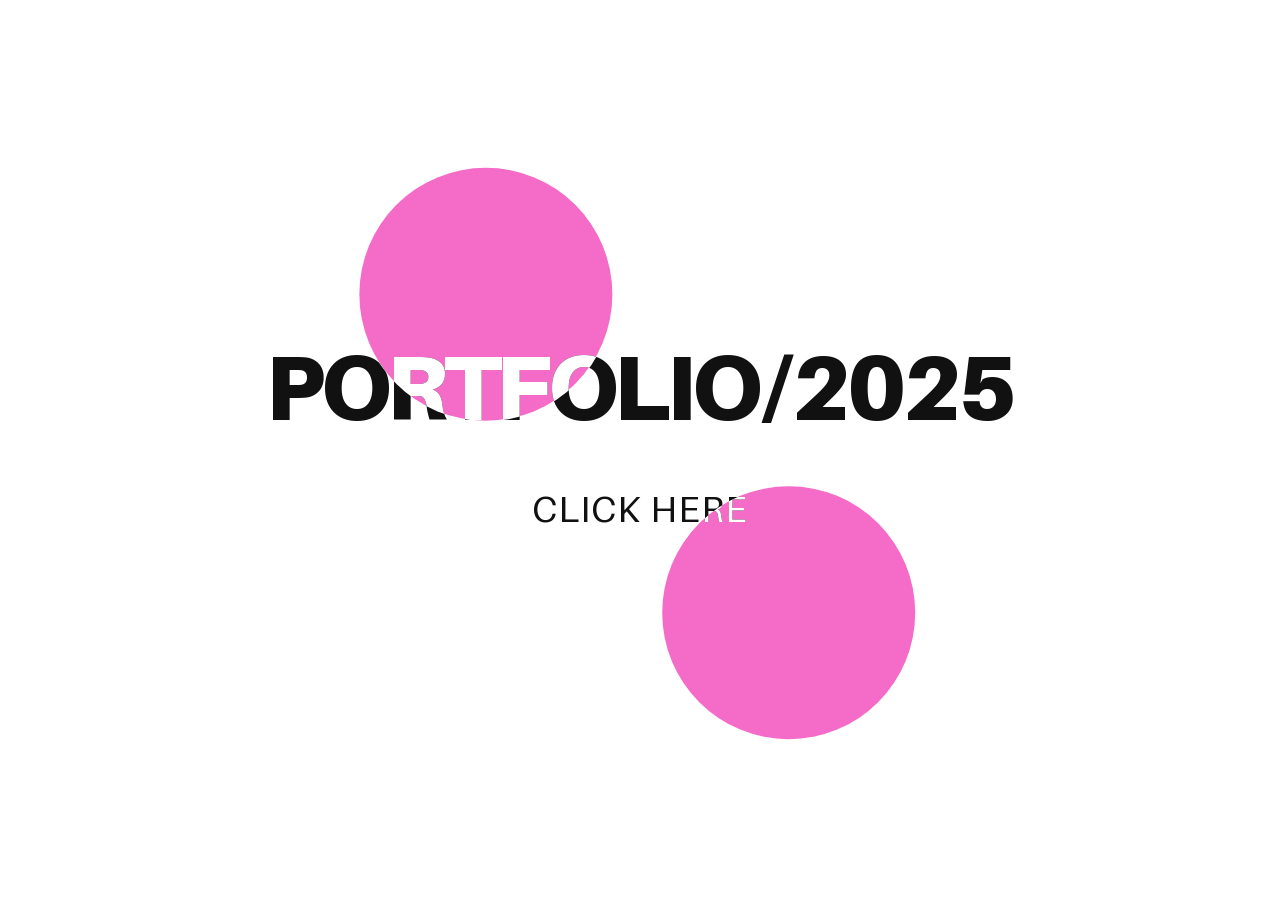
<file: index.html>
<!doctype html>
<html lang="de">
<head>
  <meta charset="utf-8" />
  <meta name="viewport" content="width=device-width, initial-scale=1" />
  <title>Charly Krüger — Portfolio</title>
  <link rel="stylesheet" href="style.css" />
</head>
<body class="landing">
  <!-- Sidebar bleibt für andere Seiten bestehen, ist hier aber ausgeblendet -->
  <aside class="sidebar">
    <h1 class="brand"><span>CHARLY</span><span>KRÜGER</span></h1>
    <nav class="nav">
      <a href="01_free_projects.html" class="active" aria-current="page">01 FREE PROJECTS</a>
      <a href="02_people.html">02 PEOPLE</a>
      <a href="03_fashion.html">03 FASHION</a>
      <a href="04_events.html">04 EVENT</a>
      <a href="05_ongoing_projects.html">05 ONGOING PROJECTS</a>
      <a href="about.html" style="margin-top:14px;">ABOUT</a>
      <a href="mailto:Charlotte.krueger@gmx.de">CONTACT</a>
    </nav>
  </aside>

<main class="content">
  <section class="hero" aria-label="Intro">
    <svg class="xr" xmlns="http://www.w3.org/2000/svg" aria-hidden="false">
      <defs>
        <!-- X-Ray Maske: Viewport in Pixel + ZWEI Kreise -->
        <mask id="xrMask" maskUnits="userSpaceOnUse" maskContentUnits="userSpaceOnUse" style="mask-type:luminance">
          <rect id="xrRect" fill="black" x="0" y="0" width="0" height="0"></rect>
          <circle id="xrCircle1" fill="white" cx="0" cy="0" r="0"></circle>
          <circle id="xrCircle2" fill="white" cx="0" cy="0" r="0"></circle>
        </mask>
      </defs>

      <!-- Titel weiter oben; X-Ray wirkt -->
    <text class="xr-text xr-title xr-base"  x="50%" y="44%" dominant-baseline="middle" text-anchor="middle">
      PORTFOLIO&#8239;/&#8239;2025
        </text>
    <text class="xr-text xr-title xr-white" x="50%" y="44%" dominant-baseline="middle" text-anchor="middle" mask="url(#xrMask)">
      PORTFOLIO&#8239;/&#8239;2025
    </text>

      <!-- CLICK HERE darunter, X-Ray wirkt ebenfalls -->
    <a class="click-link" href="01_free_projects.html">
      <text class="xr-text xr-click xr-base"  x="50%" y="58%" text-anchor="middle">CLICK HERE</text>
      <text class="xr-text xr-click xr-white" x="50%" y="58%" text-anchor="middle" mask="url(#xrMask)">CLICK HERE</text>
    </a>
    </svg>

    <!-- ZWEI Bälle -->
    <div class="ball" id="ball1" aria-hidden="true"></div>
    <div class="ball" id="ball2" aria-hidden="true"></div>
  </section>
</main>

  <script src="script.js"></script>
</body>
</html>
</file>
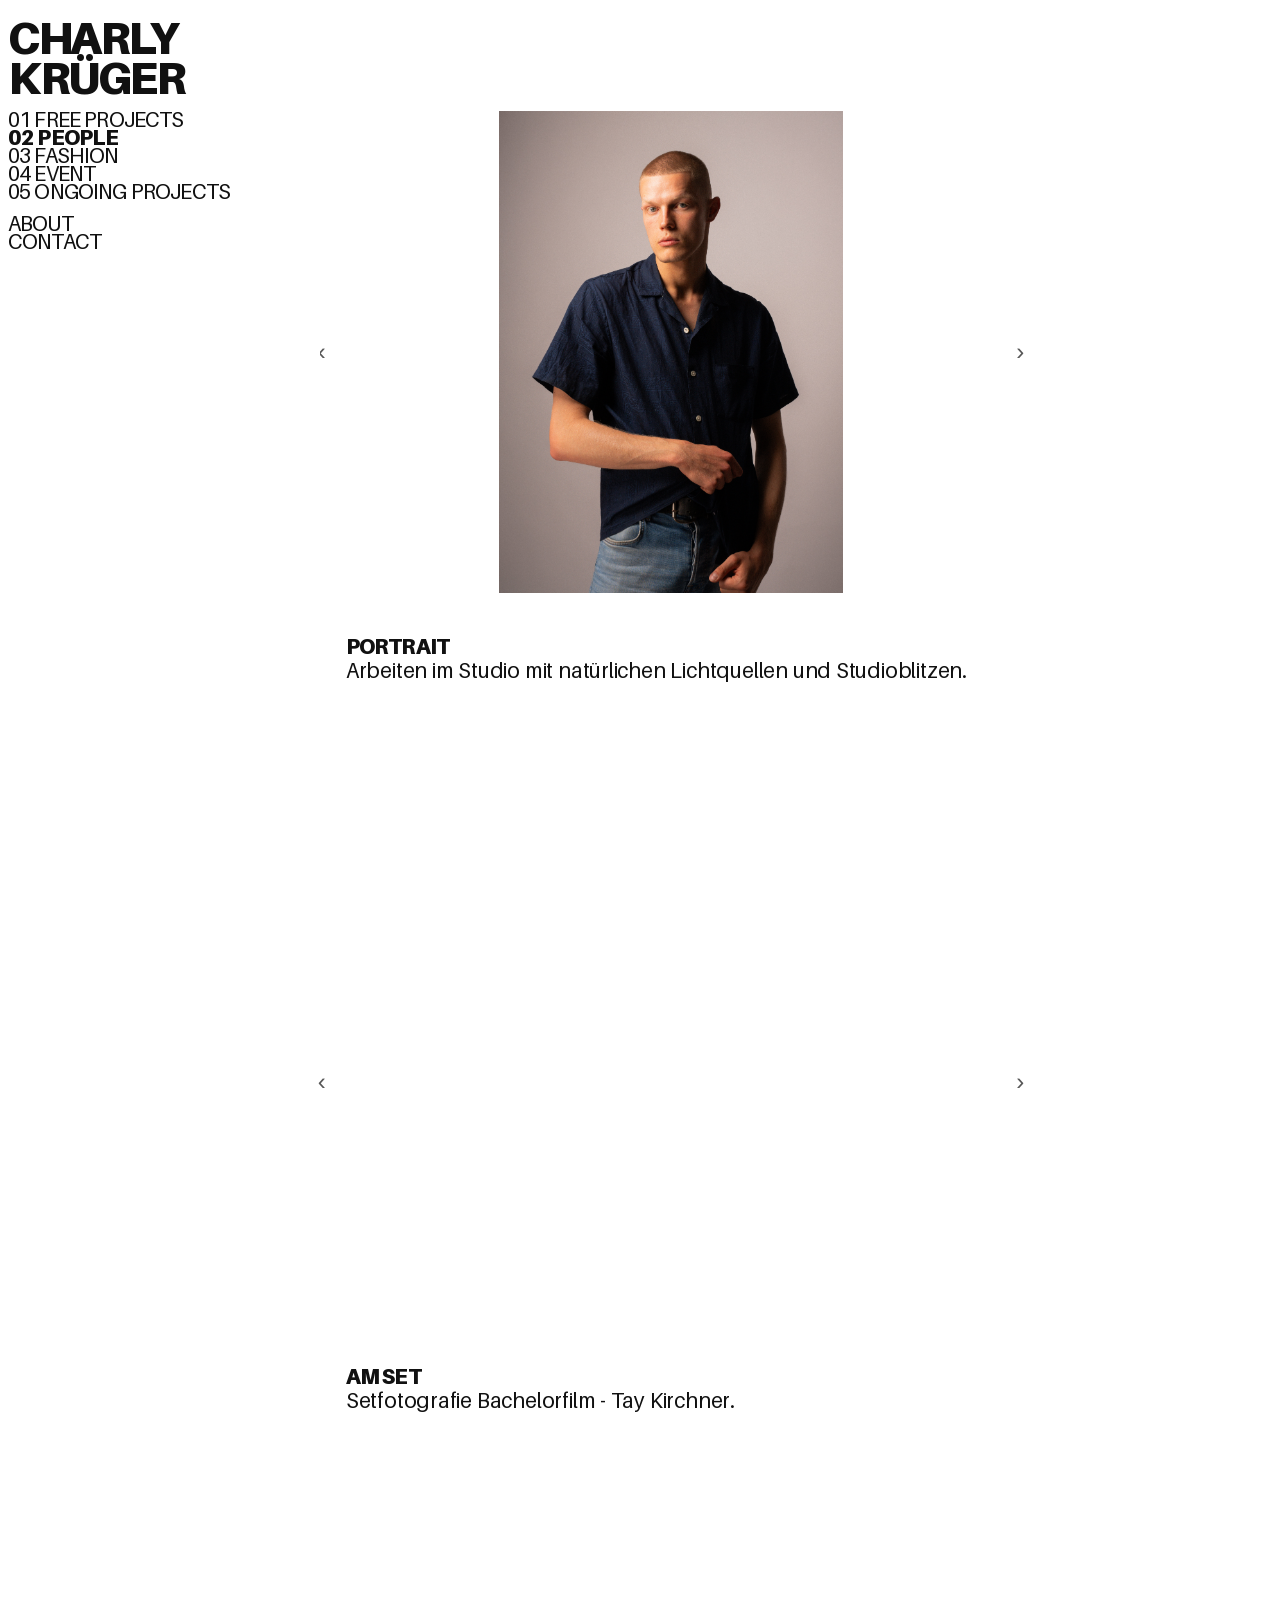
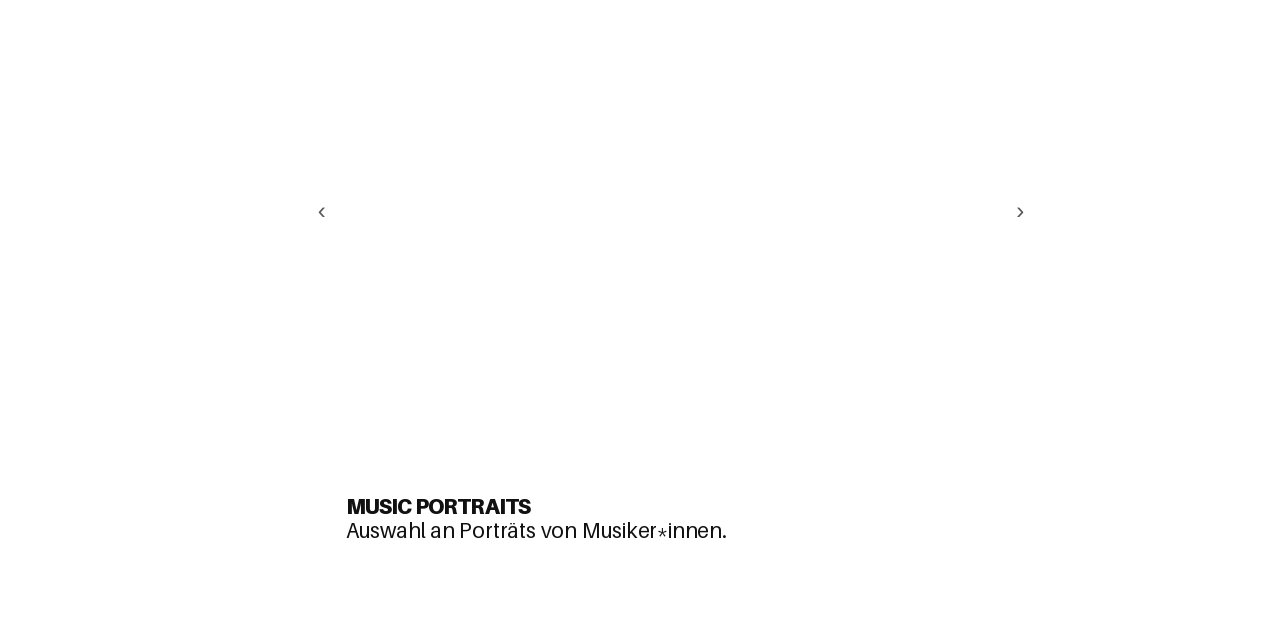
<file: 02_people.html>
<!doctype html>
<html lang="de">
<head>
  <meta charset="utf-8">
  <meta name="viewport" content="width=device-width, initial-scale=1">
  <title>02 People — Charly Krüger</title>
  <link rel="stylesheet" href="style.css">

  <!-- Preload: erstes Bild der Hero-Galerie -->
  <link rel="preload" as="image" href="./image/people/portrait/p1.jpg" imagesizes="100vw">

  <!-- Optional: kleiner Blur, bis das Bild geladen ist -->
  <style>
    img.lazy { filter: blur(14px); transform: translateZ(0); transition: filter .25s ease; }
    img.is-loaded { filter: none; }
  </style>
</head>
<body class="page-people">
  <aside class="sidebar">
    <h1 class="brand">
      <a href="index.html" aria-label="Zur Startseite">
        <span>CHARLY</span><span>KRÜGER</span>
      </a>
    </h1>
    <nav class="nav">
      <a href="01_free_projects.html">01 FREE PROJECTS</a>
      <a href="02_people.html" class="active" aria-current="page">02 PEOPLE</a>
      <a href="03_fashion.html">03 FASHION</a>
      <a href="04_events.html">04 EVENT</a>
      <a href="05_ongoing_projects.html">05 ONGOING PROJECTS</a>
      <a href="about.html" style="margin-top:14px;">ABOUT</a>
      <a href="mailto:Charlotte.krueger@gmx.de">CONTACT</a>
    </nav>
  </aside>

  <main class="content">
    <!-- ========== Abschnitt 1: PORTRAIT (Hero) ========== -->
    <section class="media project-hero">
      <div class="slider" data-fit="contain">
        <div class="slides">
          <!-- Hero bleibt eager/high -->
          <figure class="slide"><img src="./image/people/portrait/p1.jpg" alt="Portrait 1" loading="eager" fetchpriority="high" decoding="async"></figure>

          <!-- ab hier Lazy via data-src + 1x1-Placeholder -->
          <figure class="slide"><img data-src="./image/people/portrait/p2.jpg" alt="Portrait 2" loading="lazy" decoding="async" fetchpriority="low" class="lazy" src="[data-uri]"></figure>
          <figure class="slide"><img data-src="./image/people/portrait/p3.jpg" alt="Portrait 3" loading="lazy" decoding="async" fetchpriority="low" class="lazy" src="[data-uri]"></figure>
          <figure class="slide"><img data-src="./image/people/portrait/p4.jpg" alt="Portrait 4" loading="lazy" decoding="async" fetchpriority="low" class="lazy" src="[data-uri]"></figure>
          <figure class="slide"><img data-src="./image/people/portrait/p5.jpg" alt="Portrait 5" loading="lazy" decoding="async" fetchpriority="low" class="lazy" src="[data-uri]"></figure>
          <figure class="slide"><img data-src="./image/people/portrait/p6.jpg" alt="Portrait 6" loading="lazy" decoding="async" fetchpriority="low" class="lazy" src="[data-uri]"></figure>
          <figure class="slide"><img data-src="./image/people/portrait/p7.jpg" alt="Portrait 7" loading="lazy" decoding="async" fetchpriority="low" class="lazy" src="[data-uri]"></figure>
          <figure class="slide"><img data-src="./image/people/portrait/p8.jpg" alt="Portrait 8" loading="lazy" decoding="async" fetchpriority="low" class="lazy" src="[data-uri]"></figure>
        </div>
      </div>
    </section>

    <section class="media">
      <h3 class="caption-title">PORTRAIT</h3>
      <p class="prose">Arbeiten im Studio mit natürlichen Lichtquellen und Studioblitzen.</p>
    </section>

    <!-- ========== Abschnitt 2: AM SET ========== -->
    <section class="media">
      <div class="slider" data-fit="contain">
        <div class="slides">
          <figure class="slide"><img data-src="./image/people/amset/a1.jpg" alt="Am Set 1" loading="lazy" decoding="async" fetchpriority="low" class="lazy" src="[data-uri]"></figure>
          <figure class="slide"><img data-src="./image/people/amset/a2.jpg" alt="Am Set 2" loading="lazy" decoding="async" fetchpriority="low" class="lazy" src="[data-uri]"></figure>
          <figure class="slide"><img data-src="./image/people/amset/a3.jpg" alt="Am Set 3" loading="lazy" decoding="async" fetchpriority="low" class="lazy" src="[data-uri]"></figure>
          <figure class="slide"><img data-src="./image/people/amset/a4.jpg" alt="Am Set 4" loading="lazy" decoding="async" fetchpriority="low" class="lazy" src="[data-uri]"></figure>
          <figure class="slide"><img data-src="./image/people/amset/a5.jpg" alt="Am Set 5" loading="lazy" decoding="async" fetchpriority="low" class="lazy" src="[data-uri]"></figure>
          <figure class="slide"><img data-src="./image/people/amset/a6.jpg" alt="Am Set 6" loading="lazy" decoding="async" fetchpriority="low" class="lazy" src="[data-uri]"></figure>
          <figure class="slide"><img data-src="./image/people/amset/a7.jpg" alt="Am Set 7" loading="lazy" decoding="async" fetchpriority="low" class="lazy" src="[data-uri]"></figure>
          <figure class="slide"><img data-src="./image/people/amset/a8.jpg" alt="Am Set 8" loading="lazy" decoding="async" fetchpriority="low" class="lazy" src="[data-uri]"></figure>
        </div>
      </div>
    </section>

    <section class="media">
      <h3 class="caption-title">AM SET</h3>
      <p class="prose">Setfotografie Bachelorfilm - Tay Kirchner.</p>
    </section>

    <!-- ========== Abschnitt 3: MUSIC PORTRAITS (NEU) ========== -->
    <section class="media">
      <div class="slider" data-fit="contain">
        <div class="slides">
          <figure class="slide"><img data-src="./image/people/music1.jpg" alt="Music Portrait 1" loading="lazy" decoding="async" fetchpriority="low" class="lazy" src="[data-uri]"></figure>
          <figure class="slide"><img data-src="./image/people/music2.jpg" alt="Music Portrait 2" loading="lazy" decoding="async" fetchpriority="low" class="lazy" src="[data-uri]"></figure>
          <figure class="slide"><img data-src="./image/people/music3.jpg" alt="Music Portrait 3" loading="lazy" decoding="async" fetchpriority="low" class="lazy" src="[data-uri]"></figure>
          <figure class="slide"><img data-src="./image/people/music4.jpg" alt="Music Portrait 4" loading="lazy" decoding="async" fetchpriority="low" class="lazy" src="[data-uri]"></figure>
          <figure class="slide"><img data-src="./image/people/music5.jpg" alt="Music Portrait 5" loading="lazy" decoding="async" fetchpriority="low" class="lazy" src="[data-uri]"></figure>
        </div>
      </div>
    </section>

    <section class="media">
      <h3 class="caption-title">MUSIC PORTRAITS</h3>
      <p class="prose">Auswahl an Porträts von Musiker*innen.</p>
    </section>
  </main>

  <script src="script.js"></script>
</body>
</html>
</file>
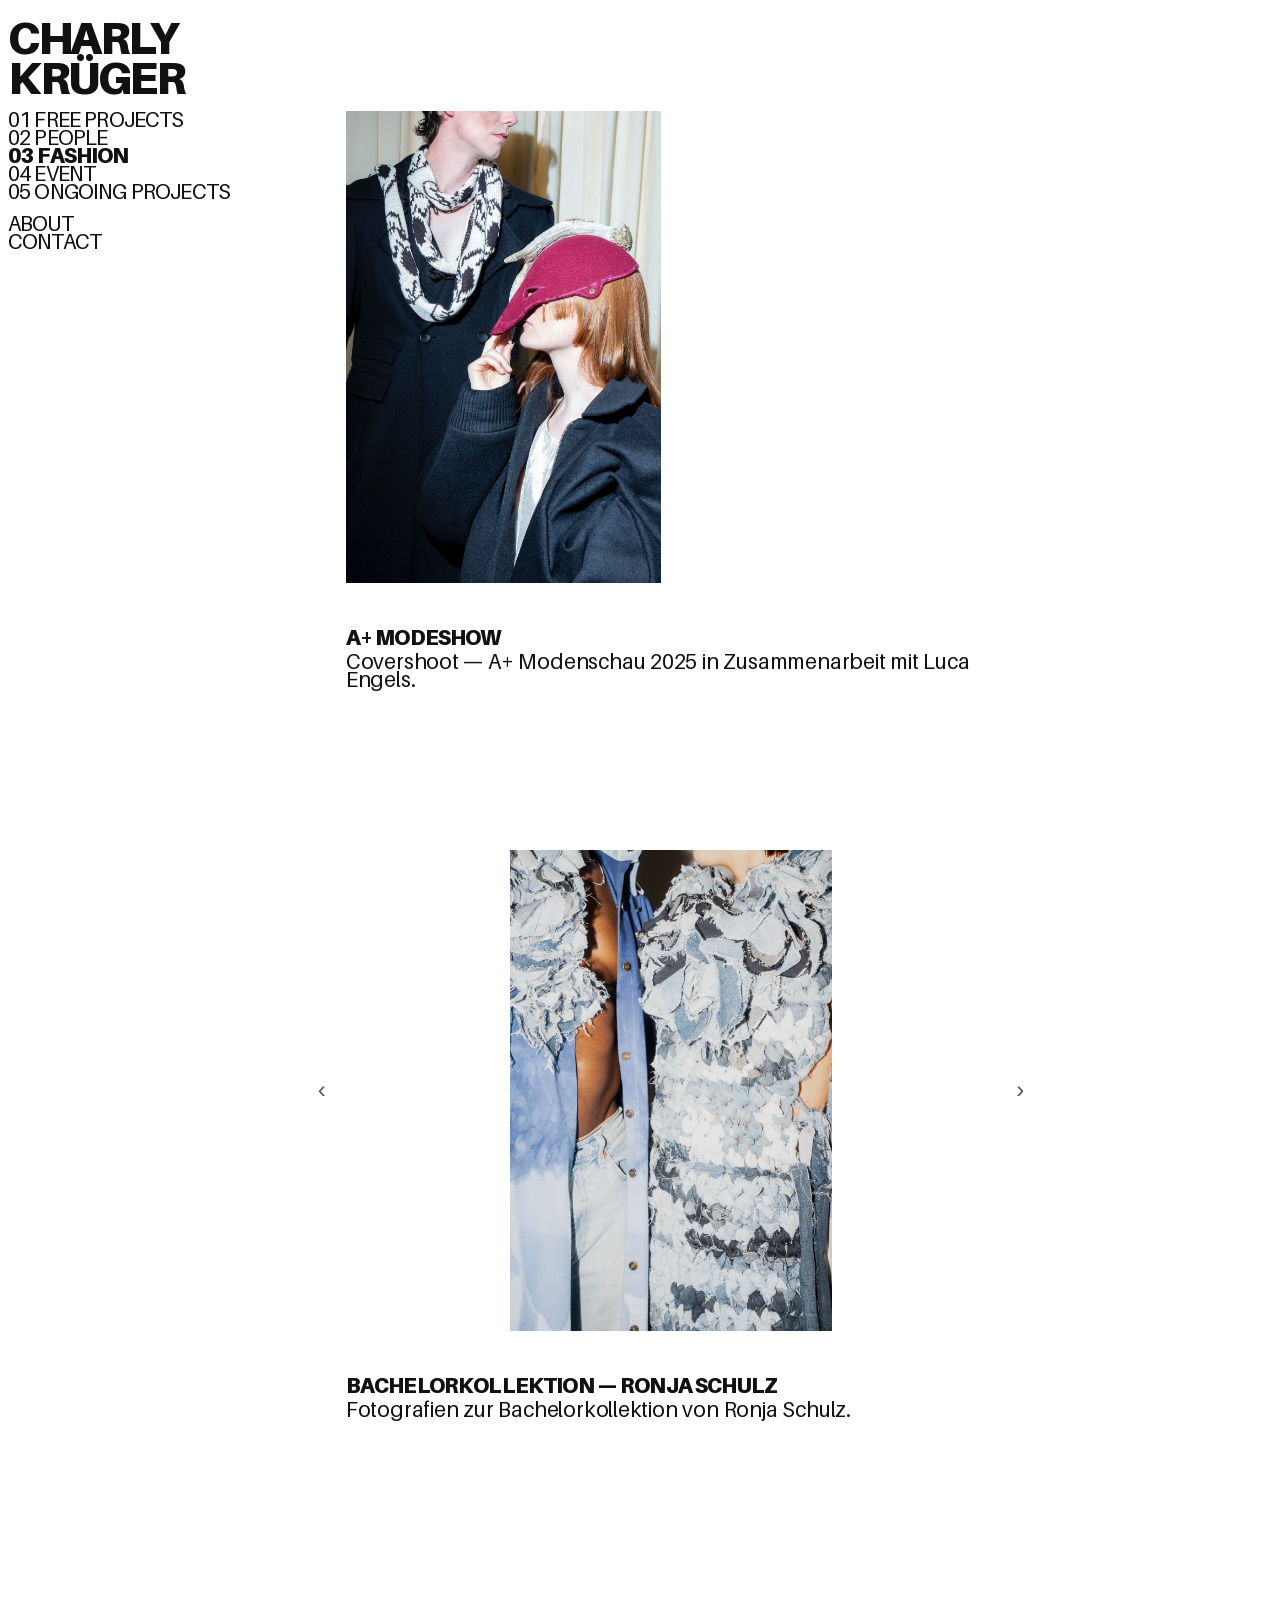
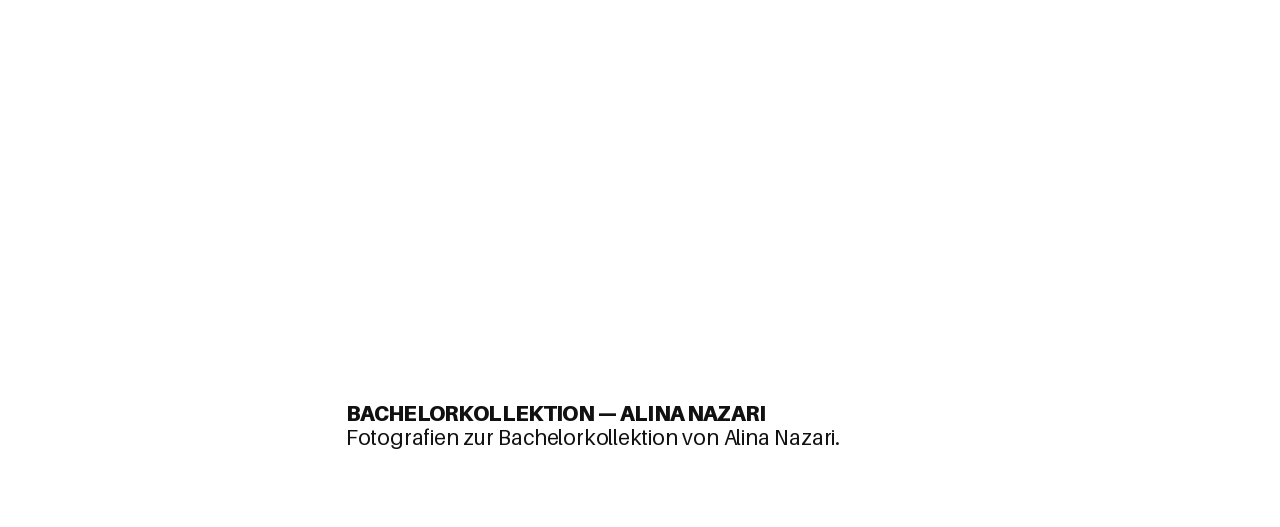
<file: 03_fashion.html>
<!doctype html>
<html lang="de">
<head>
  <meta charset="utf-8">
  <meta name="viewport" content="width=device-width, initial-scale=1">
  <title>03 Fashion — Charly Krüger</title>
  <link rel="stylesheet" href="style.css">

  <!-- Preload: die beiden Hero-Bilder, da sie nebeneinander sichtbar sind -->
  <link rel="preload" as="image" href="./image/fashion/a1.jpg" imagesizes="100vw">
  <link rel="preload" as="image" href="./image/fashion/a2.jpg" imagesizes="100vw">

  <!-- Erster Block: gleiche Breite/Ausrichtung wie .media + Lücke exakt mittig -->
  <style>
    :root{
      /* Lückengröße – kleiner = Bilder größer */
      --gap: clamp(14px, 1.6vw, 24px);
    }

    /* Die Sektion hat bereits .media → gleiche Breite/Transform wie Galerie & Text */
    .hero-align { padding-left: 0 !important; padding-right: 0 !important; }

    /* Der innere Row-Container füllt den ganzen .media-Container */
    .hero-align .hero-row{
      width: 100%;
      margin: 0 auto;                 /* zentriert wie .media */
      display: grid;
      grid-template-columns: 1fr var(--gap) 1fr;  /* mittlere Spalte = Lücke (liegt exakt in der Mitte) */
      column-gap: 0;
      align-items: center;
    }

    .hero-align figure{ margin: 0; }
    .hero-align img{
      display: block;
      width: 100%;
      height: auto;                    /* proportional; kein Beschnitt */
    }

    /* Auf sehr kleinen Screens untereinander */
    @media (max-width: 700px){
      .hero-align .hero-row{
        grid-template-columns: 1fr;
      }
      .hero-align .hero-row > .gap-col{ display:none; }
    }

    /* NEU: Slides mit fester Ratio gegen Layout-Shift */
    .slide { aspect-ratio: 3 / 2; }
    .slide > img { width: 100%; height: 100%; object-fit: contain; display: block; }

    /* NEU: sanfter Blur-Placeholder bis Bild geladen ist */
    img.lazy { filter: blur(14px); transform: translateZ(0); transition: filter .25s ease; }
    img.is-loaded { filter: none; }
  </style>
</head>
<body class="page-fashion">
  <aside class="sidebar">
    <h1 class="brand">
      <a href="index.html" aria-label="Zur Startseite">
        <span>CHARLY</span><span>KRÜGER</span>
      </a>
    </h1>

    <nav class="nav">
      <a href="01_free_projects.html">01 FREE PROJECTS</a>
      <a href="02_people.html">02 PEOPLE</a>
      <a href="03_fashion.html" class="active" aria-current="page">03 FASHION</a>
      <a href="04_events.html">04 EVENT</a>
      <a href="05_ongoing_projects.html">05 ONGOING PROJECTS</a>
      <a href="about.html" style="margin-top:14px;">ABOUT</a>
      <a href="mailto:Charlotte.krueger@gmx.de">CONTACT</a>
    </nav>
  </aside>

  <main class="content">

    <!-- ========== PROJEKT 1: Zwei Bilder, Lücke = exakte Mitte (wie Galerie) ========== -->
    <!-- .media sorgt dafür, dass linke Kante = linke Kante vom Text darunter -->
    <section class="media project-hero hero-align">
      <div class="hero-row">
        <figure class="spot">
          <img src="./image/fashion/a1.jpg" alt="A+ Modenschau 2025 — Covershoot 01" loading="eager" fetchpriority="high" decoding="async">
        </figure>

        <!-- Mittlere Spalte ist die Lücke, exakt in der Container-Mitte -->
        <div class="gap-col" aria-hidden="true"></div>

        <figure class="spot">
          <img src="./image/fashion/a2.jpg" alt="A+ Modenschau 2025 — Covershoot 02" loading="eager" fetchpriority="high" decoding="async">
        </figure>
      </div>
    </section>

    <section class="media">
      <h3 class="caption-title">A+ MODESHOW</h3>
      <p class="prose">Covershoot — A+ Modenschau 2025 in Zusammenarbeit mit Luca Engels.</p>
    </section>

    <!-- ========== PROJEKT 2: Bachelorkollektion Ronja Schulz — GALERIE ========== -->
    <section class="media">
      <div class="slider" data-fit="contain">
        <div class="slides">
          <figure class="slide"><img src="./image/fashion/ronja1.jpg" alt="Bachelorkollektion Ronja Schulz — 01" loading="eager" fetchpriority="high" decoding="async"></figure>
          <figure class="slide"><img data-src="./image/fashion/ronja2.jpg" alt="Bachelorkollektion Ronja Schulz — 02" loading="lazy" decoding="async" fetchpriority="low" class="lazy" src="[data-uri]"></figure>
          <figure class="slide"><img data-src="./image/fashion/ronja3.jpg" alt="Bachelorkollektion Ronja Schulz — 03" loading="lazy" decoding="async" fetchpriority="low" class="lazy" src="[data-uri]"></figure>
          <figure class="slide"><img data-src="./image/fashion/ronja4.jpg" alt="Bachelorkollektion Ronja Schulz — 04" loading="lazy" decoding="async" fetchpriority="low" class="lazy" src="[data-uri]"></figure>
          <figure class="slide"><img data-src="./image/fashion/ronja5.jpg" alt="Bachelorkollektion Ronja Schulz — 05" loading="lazy" decoding="async" fetchpriority="low" class="lazy" src="[data-uri]"></figure>
        </div>
      </div>
    </section>

    <section class="media">
      <h3 class="caption-title">BACHELORKOLLEKTION — RONJA SCHULZ</h3>
      <p class="prose">Fotografien zur Bachelorkollektion von Ronja Schulz.</p>
    </section>

    <!-- ========== PROJEKT 3: Bachelorkollektion Alina (3 Spots) ========== -->
    <section class="media">
      <div class="triple">
        <figure class="spot">
          <img data-src="./image/fashion/alina1.jpg" alt="Bachelorkollektion Alina — 01" loading="lazy" decoding="async" fetchpriority="low" class="lazy" src="[data-uri]">
        </figure>
        <figure class="spot">
          <img data-src="./image/fashion/aline2.jpg" alt="Bachelorkollektion Alina — 02" loading="lazy" decoding="async" fetchpriority="low" class="lazy" src="[data-uri]">
        </figure>
        <figure class="spot">
          <img data-src="./image/fashion/alina3.jpg" alt="Bachelorkollektion Alina — 03" loading="lazy" decoding="async" fetchpriority="low" class="lazy" src="[data-uri]">
        </figure>
      </div>
    </section>

    <section class="media">
      <h3 class="caption-title">BACHELORKOLLEKTION — ALINA NAZARI</h3>
      <p class="prose">Fotografien zur Bachelorkollektion von Alina Nazari.</p>
    </section>

  </main>

  <script src="script.js"></script>
</body>
</html>
</file>
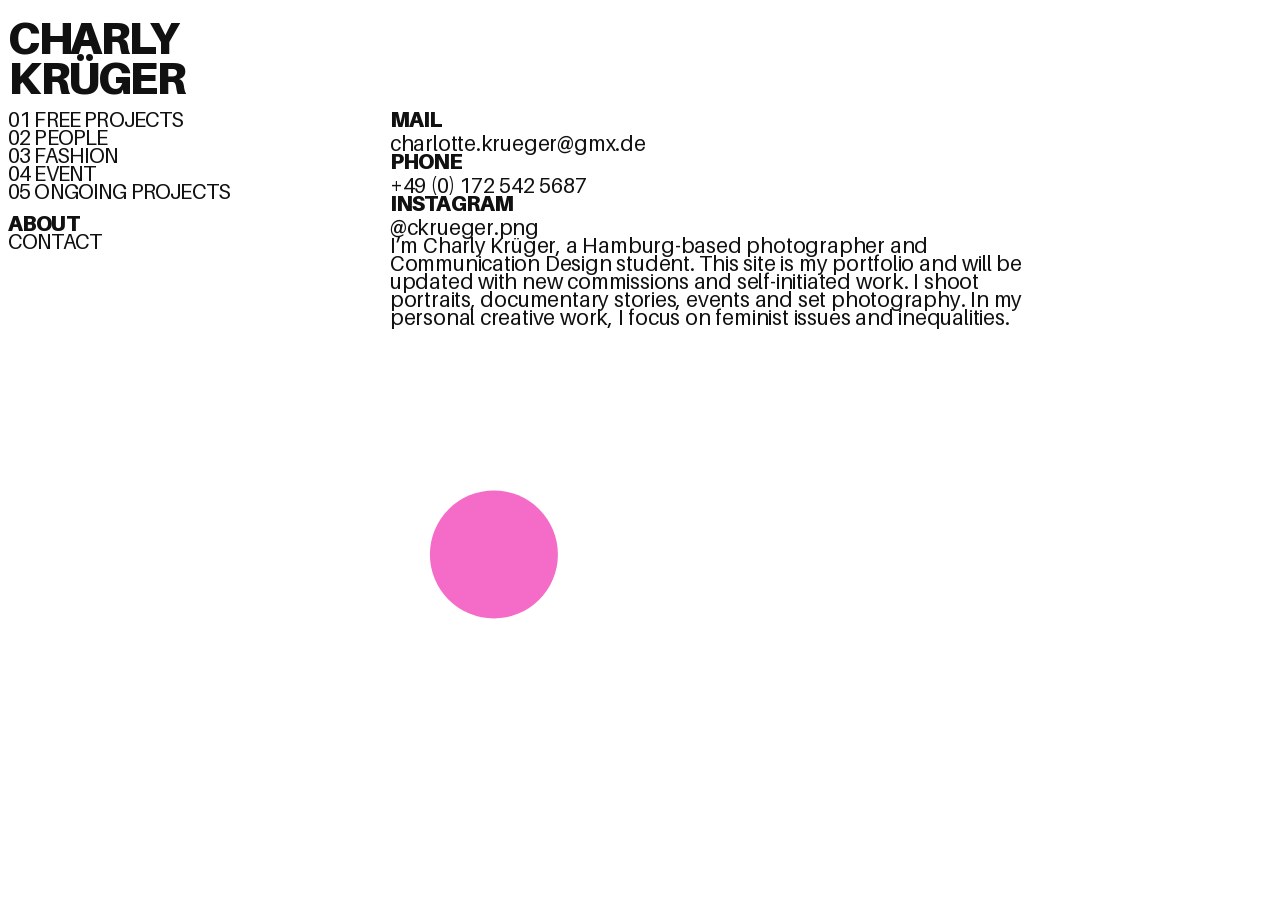
<file: about.html>
<!doctype html>
<html lang="de">
<head>
  <meta charset="utf-8">
  <meta name="viewport" content="width=device-width, initial-scale=1">
  <title>About — Charly Krüger</title>
  <link rel="stylesheet" href="style.css">
</head>
<body class="page-about">
  <aside class="sidebar">
  <h1 class="brand">
    <a href="index.html" aria-label="Zur Startseite">
      <span>CHARLY</span><span>KRÜGER</span>
    </a>
  </h1>

    <nav class="nav">
      <a href="01_free_projects.html">01 FREE PROJECTS</a>
      <a href="02_people.html">02 PEOPLE</a>
      <a href="03_fashion.html">03 FASHION</a>
      <a href="04_events.html">04 EVENT</a>
      <a href="05_ongoing_projects.html">05 ONGOING PROJECTS</a>
      <a href="about.html" class="active" aria-current="page" style="margin-top:14px;">ABOUT</a>
      <a href="mailto:charlotte.krueger@gmx.de">CONTACT</a>

        <!-- Bouncing Ball auf der About-Seite -->
      <div class="ball about-ball" id="aboutBall" aria-hidden="true"></div>

      <script src="script.js"></script>
      
    </nav>
  </aside>

  <main class="content">
    <!-- gleiche Oberkante wie der erste Nav-Link -->
    <section class="media project-hero about">
      <!-- 1) Kontakt: jetzt untereinander -->
      <div class="about-grid">
        <div class="about-item">
          <h3 class="caption-title">MAIL</h3>
          <p class="prose"><a href="mailto:Charlotte.krueger@gmx.de">charlotte.krueger@gmx.de</a></p>
        </div>
        <div class="about-item">
          <h3 class="caption-title">PHONE</h3>
          <p class="prose"><a href="tel:+491725425687">+49 (0) 172 542 5687</a></p>
        </div>
        <div class="about-item">
          <h3 class="caption-title">INSTAGRAM</h3>
          <p class="prose"><a href="https://instagram.com/ckrueger.png" target="_blank" rel="noopener">@ckrueger.png</a></p>
        </div>
      </div>

      <!-- 2) Textblock: Breite = frühere Spaltenbreite (≈ 1/3) -->
      <div class="about-text">
        <p class="prose">
          I’m Charly Krüger, a Hamburg-based photographer and Communication Design student. This site is my portfolio and will be updated with new commissions and self-initiated work. I shoot portraits, documentary stories, events and set photography. In my personal creative work, I focus on feminist issues and inequalities.
        </p>
      </div>
    </section>
  </main>

  <script src="script.js"></script>
</body>
</html>
</file>
<file: style.css>
/* =========================
   AILERON – LOKAL (flat)
========================= */
@font-face{
  font-family:"Aileron_Local";
  src:url("./Aileron_Regular.woff2") format("woff2");
  font-weight:400; font-style:normal; font-display:swap;
}
@font-face{
  font-family:"Aileron_Local";
  src:url("./Aileron_Heavy.woff2") format("woff2");
  font-weight:800; font-style:normal; font-display:swap;
}
@font-face{
  font-family:"Aileron_Local";
  src:url("./Aileron_Black.woff2") format("woff2");
  font-weight:900; font-style:normal; font-display:swap;
}

/* =========================
   VARIABLEN
========================= */
:root{
  --bg:#fff; --ink:#111; --muted:#7a7a7a; --line:#e9e9e9;
  --accent:#fe01ae; /* pink */

  --font:"Aileron_Local","Helvetica Neue",Helvetica,Arial,sans-serif;

  /* Sidebar & Content */
  --sidebar:320px;
  --pad:8px;
  --gutter:22px;

  /* Brand (zweizeilig) */
  --brand-size:45px;
  --brand-weight:900;
  --brand-letter:-0.055em;
  --brand-leading:.88;

  /* Navigation – Regular */
  --nav-size:21px;
  --nav-weight:400;
  --nav-letter:-0.040em;
  --nav-leading:.86;

  /* Fließtext unter Medien */
  --prose-letter:-0.010em;
  --prose-leading:var(--nav-leading);

  /* Basisabstände (klein) */
  --block-gap:28px;
  --block-gap-lg:48px;

  /* Galerie-Parameter */
  --gallery-min:860px;
  --gallery-max:1400px;
  --gallery-pad:80px;
  --gallery-scale:.84;
  --gallery-nudge:-96px;

  --gallery-target:min(
    var(--gallery-max),
    max(
      var(--gallery-min),
      calc(100vw - (var(--sidebar) + var(--gutter)) - var(--gallery-pad))
    )
  );

  /* Sliderbreite/-höhe (3:2) */
  --slider-w: calc(var(--gallery-target) * var(--gallery-scale));
  --slider-h: calc(var(--slider-w) * 2 / 3);

  /* Feintuning der Abstände */
  --caption-gap-factor: .85;
  --project-gap-factor: 1.667;

  --gap-caption:    calc((var(--slider-h) / 9) * var(--caption-gap-factor));
  --gap-to-gallery: calc((var(--slider-h) / 5) * var(--project-gap-factor));

  --arrow-pad:36px;
  --arrow-size:24px;

  --content-bottom:80px;

  /* Portrait-Ratio */
  --portrait-ratio: 2 / 3;

  /* 3er-Spots */
  --spots-right-gap: 16px;

  /* Standardbreite eines .media-Blocks */
  --media-w: calc(var(--slider-w) - (var(--arrow-pad) * 2));

  /* Triple-Skalierung */
  --triple-scale: 1;

  /* NEU: Ratio für .pair (z. B. 3:2) */
  --pair-ratio: 3 / 2;
}

/* Seitenvarianten */
.page-free{    --gallery-nudge:-140px; }
.page-people{  --gallery-nudge:-140px; }
.page-fashion{ --gallery-nudge:-140px; --gallery-pad: var(--spots-right-gap); --triple-scale:1.14; }
.page-events{  --gallery-nudge:-140px; }

/* =========================
   BASE
========================= */
*{ box-sizing:border-box }
html,body{
  margin:0; padding:0; background:var(--bg); color:var(--ink);
  font-family:var(--font);
  -webkit-font-smoothing:antialiased;
  font-weight:400; letter-spacing:0; font-kerning:normal;
}
html { scroll-behavior:smooth; }
a{ color:inherit; text-decoration:none }
img,video{ max-width:100%; height:auto; display:block }
h1,h2,h3,p{ margin:0 }
figure{ margin:0 }

/* Brand-Link (wenn der Brand klickbar ist) */
.brand a { color: inherit; text-decoration: none; display: inline-block; }
.brand a:hover { opacity:.85; }

/* ===== Lazy states (NEU, minimal) ===== */
img.lazy{ filter: blur(14px); transform: translateZ(0); transition: filter .25s ease; }
img.is-loaded{ filter: none; }

/* =========================
   SIDEBAR / NAV
========================= */
.sidebar{
  position:fixed; top:0; left:0; bottom:0;
  width:var(--sidebar);
  padding:18px var(--pad);
  background:#fff;
  display:flex; flex-direction:column;
  z-index:2;
}
.brand{
  font-size:var(--brand-size);
  font-weight:var(--brand-weight);
  text-transform:uppercase;
  letter-spacing:var(--brand-letter);
  line-height:var(--brand-leading);
  white-space:normal;
  margin-bottom:14px;
}
.brand span{ display:block; }

/* NAV */
.nav{ display:flex; flex-direction:column; gap:0; }
.nav a{
  display:block;
  font-weight:var(--nav-weight);
  text-transform:uppercase;
  font-size:var(--nav-size);
  letter-spacing:var(--nav-letter);
  line-height:var(--nav-leading);
  white-space:nowrap;
}
.nav a.active,
.nav a[aria-current="page"]{ color:#111; font-weight:900; }
.nav a:hover{ opacity:.85 }

/* =========================
   CONTENT
========================= */
.content{
  position:relative;
  margin-left:calc(var(--sidebar) + var(--gutter));
  padding:0 16px var(--content-bottom);
  max-width:none;
  z-index:1;
}

/* =========================
   SLIDER (Galerie)
========================= */
.slider{
  position:relative;
  width:var(--slider-w);
  aspect-ratio:3/2;
  overflow:hidden;
  margin:0 auto;
  padding:0 var(--arrow-pad);
  background:transparent;
  transform:translateX(var(--gallery-nudge));
}
.slider::before,
.slider::after{
  content:""; position:absolute; top:0; bottom:0;
  width:var(--arrow-pad); background:var(--bg);
  pointer-events:none; z-index:1;
}
.slider::before{ left:0; } .slider::after{ right:0; }

.slides{
  height:100%; display:flex; gap:0;
  transition:transform .5s ease; will-change:transform; user-select:none;
  position:relative; z-index:0;
  backface-visibility:hidden;
  transform: translate3d(0,0,0);
}
.slide{ flex:0 0 100%; height:100%; display:flex; align-items:center; justify-content:center; }
.slide img{ width:100%; height:100%; object-fit:cover; backface-visibility:hidden; }
.slider[data-fit="contain"] .slide img{ object-fit:contain; background:transparent; }

/* CLS-Fix – Slider-Bilder reservieren 3:2 Platz (wie der Container) */
.project-hero .slides img{ aspect-ratio: 3 / 2; object-fit: cover; }

.slider .prev,.slider .next{
  position:absolute; top:50%; transform:translateY(-50%);
  background:transparent; border:none; padding:0; cursor:pointer;
  line-height:1; font-weight:400; font-size:var(--arrow-size); color:#111;
  opacity:.7; transition:opacity .15s ease, transform .15s ease; z-index:2;
}
.slider .prev{ left:8px; } .slider .next{ right:8px; }
.slider .prev:hover,.slider .next:hover{ opacity:1; transform:translateY(-50%) scale(1.06); }
.dots,.dots *{ display:none !important; }

/* --- FIX: Slider in .media nicht doppelt shiften --- */
.media .slider{
  transform:none;
  width: calc(100% + (var(--arrow-pad) * 2));
  margin-left: calc(-1 * var(--arrow-pad));
  margin-right: calc(-1 * var(--arrow-pad));
}

/* =========================
   MEDIEN-BLÖCKE
========================= */
.media{
  width: var(--media-w);
  margin-left:auto; margin-right:auto;
  transform:translateX(var(--gallery-nudge));
}

/* Triple extra breit */
.media:has(.triple){
  --triple-w:     calc((var(--slider-w) * var(--triple-scale)) - var(--spots-right-gap));
  --triple-shift: calc((var(--triple-w) - (var(--media-w)) ) / 2);
  width: var(--triple-w);
  transform: translateX(calc(var(--gallery-nudge) + var(--triple-shift)));
}

.media + .media{ margin-top:var(--block-gap); }
.media:has(.video) + .media{ margin-top:var(--block-gap-lg); }

.project-hero + .media{ margin-top: var(--gap-caption) !important; }
.media:has(.video)  + .media:has(.caption-title),
.media:has(.duo)    + .media:has(.caption-title),
.media:has(.slider) + .media:has(.caption-title),
.media:has(.triple) + .media:has(.caption-title),
.media:has(.pair)   + .media:has(.caption-title){ margin-top: var(--gap-caption) !important; }

.media:has(.caption-title) + .media{ margin-top: var(--gap-to-gallery) !important; }

.caption-title,.prose{
  transform:none; width:100%; text-align:left;
  margin-left:0; padding-left:0; text-indent:0;
}
.caption-title{
  font-weight:900; text-transform:uppercase;
  letter-spacing:var(--nav-letter);
  line-height:var(--nav-leading);
  font-size:var(--nav-size);
  margin:0 0 6px 0;
}
.prose{
  margin-top:0;
  line-height:var(--prose-leading);
  letter-spacing:var(--prose-letter);
  color:#111; font-size:var(--nav-size); font-weight:400;
}

/* =========================
   3ER-SPOTS / 2ER-PAAR / VIDEO
========================= */
.triple{
  display:grid;
  grid-template-columns:repeat(3, 1fr);
  gap:24px;
}
.spot{ position:relative; width:100%; }
.spot img{
  width:100%; height:auto; display:block;
  aspect-ratio: var(--portrait-ratio);
  object-fit:cover;
}

/* Video-Spots (hochkant) */
.triple .spot:has(video){
  aspect-ratio: var(--portrait-ratio);
  overflow:hidden;
}
.triple .spot:has(video) video{
  width:100%; height:100%;
  object-fit:cover; display:block;
}

.video-portrait{
  position:relative;
  width:100%;
  aspect-ratio: var(--portrait-ratio);
  background:#000; overflow:hidden;
}
.video-portrait .video-player{
  width:100%; height:100%;
  object-fit:cover; display:block;
}

.media:has(.pair){ --pair-gap: var(--gap-caption); }
.pair{
  display:grid;
  grid-template-columns:repeat(2,1fr);
  gap: var(--pair-gap, 24px);
}
/* CLS-Fix – Duos & Paare reservieren Platz */
.pair img{ width:100%; height:auto; display:block; aspect-ratio: var(--pair-ratio); object-fit: cover; }
.duo{
  display:grid;
  grid-template-columns:repeat(3, 1fr);
  gap:24px;
}
.duo img{ width:100%; height:auto; display:block; aspect-ratio: var(--portrait-ratio); object-fit: cover; }

.video{ position:relative; width:100%; aspect-ratio:16/9; background:#000; overflow:hidden; }
.video .video-player{ width:100%; height:100%; object-fit:cover; display:block; }
.sound-toggle{
  position:absolute; right:12px; bottom:12px;
  border:0; border-radius:999px; padding:8px 10px;
  background:#fff; color:#111; cursor:pointer;
  font-size:14px; line-height:1; opacity:.9;
}
.sound-toggle:hover{ opacity:1; }

/* =========================
   RESPONSIVE (bereinigt)
========================= */
@media (max-width:900px){
  /* Root-Adjustments (deine Werte kombiniert) */
  :root{
    --sidebar: 0px;
    --gallery-pad: 16px;
    --gallery-nudge: 0px;
    --header-h: clamp(56px, 9.5vw, 84px);
    --gallery-min: 0px;
    --arrow-pad: 16px;
    --gallery-scale: 1;

    /* etwas kompaktere Typo mobil */
    --brand-size:40px;
    --nav-size:20px;
    --nav-letter:-0.032em;
    --nav-leading:.88;
    --block-gap-lg:36px;
  }

  /* ==== TOPBAR: Grid -> [Brand | Nav] (kein Umbruch, nix abgeschnitten) ==== */
  .sidebar{
    position: sticky;
    top: 0; left: 0; right: 0;
    bottom: auto;
    z-index: 50;

    width: 100%;
    height: auto;
    padding: 10px 12px;
    background: #fff;
    border-bottom: 1px solid var(--line);

    display: grid;
    grid-template-columns: auto 1fr;  /* Brand | Nav */
    align-items: center;
    column-gap: 12px;
  }

  .brand{
    margin: 0;
    font-size: clamp(28px, 5.2vw, 40px);
    line-height: 1;
    white-space: nowrap;
  }
  .brand span{ display: inline; margin-right: 6px; }

  .nav{
    /* wichtig, damit der Container wirklich schrumpfen darf */
    min-width: 0;
    justify-self: stretch;

    display: flex;
    flex-direction: row;
    flex-wrap: nowrap;
    align-items: center;
    gap: 16px;

    overflow-x: auto;                      /* einzeilig, bei Bedarf scrollen */
    -webkit-overflow-scrolling: touch;
    scrollbar-width: none;
    padding-left: 6px;                     /* verhindert abgeschnittenes 1. Zeichen */
    scroll-padding-left: 6px;              /* schönes Snappen bei iOS */
  }
  .nav::-webkit-scrollbar{ display: none; }

  .nav a{
    white-space: nowrap;
    flex: 0 0 auto;
    padding: 6px 0;
    font-size: clamp(16px, 4.6vw, 20px);
  }

  /* ==== Inhalt unter die Topbar schieben und volle Breite nutzen ==== */
  .content{
    margin-left: 0;
    padding-top: var(--header-h);
    padding-left: 12px;
    padding-right: 12px;
  }

  /* Medienblöcke und Slider wirklich 100% breit */
  .media{
    width: 100%;
    transform: none;
    margin-left: 0;
    margin-right: 0;
  }
  .media .slider{
    transform: none;
    width: 100%;
    margin-left: 0;
    margin-right: 0;
    padding-left: var(--arrow-pad);
    padding-right: var(--arrow-pad);
  }

  /* Mehrspaltiges untereinander */
  .duo{ grid-template-columns:1fr; gap:16px; }
  .triple{ grid-template-columns:1fr; gap:16px; }
  .pair{ grid-template-columns:1fr; gap:16px; }

  /* erste Sektion nicht extra nach unten schieben */
  .content .project-hero{ margin-top: 0 !important; }

  /* About-Layouts mobil */
  .page-about .about-grid{ grid-template-columns:1fr; gap:16px; }
  .page-about .about-ball{ display:none; }
  .page-about .about-text .prose{ line-height: 1.05; }
  .page-about .about-text{ max-width:100%; }
}

/* =========================
   LANDING: HELLO + click here + Ball (minimal)
========================= */
.hero{
  position:relative;
  min-height:100svh;            /* volle Höhe */
  display:grid;
  place-items:center;           /* exakt zentriert */
  overflow:hidden;
  isolation:isolate;
}
.hero-center{
  position:relative;
  display:flex;
  flex-direction:column;
  align-items:center;
  gap:12px;
  z-index:2;
}
.hello-btn{
  font-family: var(--font);
  font-style: italic;
  font-weight: 400;
  font-size: clamp(68px, 12vw, 240px);
  line-height: .9;
  background:none;
  border:none;
  color:var(--ink);
  cursor:pointer;
}
.hello-btn:focus-visible{ outline:2px solid var(--ink); outline-offset:6px; }

.click-hint{
  text-decoration: underline;
  color: var(--ink);
  font-size: clamp(13px, 2vw, 15px);
}

.ball{
  --size: clamp(60px, 9vw, 140px);
  position:absolute;
  width:var(--size);
  height:var(--size);
  border-radius:50%;
  background: var(--accent);
  z-index:1;
  pointer-events: none;
}

@media (prefers-reduced-motion: reduce){
  .ball{ display:none; }
}

/* =========================
   LANDING (PORTFOLIO / 2025 X-Ray + 2 Bälle)
========================= */
.landing { --accent:#f46cc8; }
.landing .sidebar{ display:none; }
.landing .content{ margin-left:0; padding:0; }

.hero{
  position:relative;
  min-height:100svh;
  display:grid;
  place-items:center;
  overflow:hidden;
  isolation:isolate;
}

.xr{ position:absolute; inset:0; width:100%; height:100%; z-index:2; pointer-events:auto; }
.xr-text{
  font-family:var(--font,"Aileron_Local",Arial,sans-serif);
  font-weight:900; font-synthesis:none; text-transform:uppercase;
}
.xr-title{ letter-spacing:-0.05em; font-size:var(--xr-font-size, clamp(24px, 7vw, 160px)); }

/* CLICK HERE */
.xr-click{
  text-transform: uppercase;
  letter-spacing: 0.03em;
  font-weight: 400;
  font-size: var(--click-size, clamp(18px, 3.2vw, 36px));
}
.click-link{ cursor:pointer; }
.click-link:hover .xr-click{ font-weight:900; }

.xr-base{ fill:var(--ink,#111); }
.xr-white{ fill:#fff; }

/* Beide Bälle */
.landing .ball{
  --size: clamp(134px, 19.8vw, 360px);
  position:fixed; top:0; left:0;
  width:var(--size); height:var(--size);
  border-radius:50%;
  background:var(--accent);
  z-index:1;
  pointer-events:none;
}
@media (prefers-reduced-motion: reduce){
  .landing .ball{ display:none; }
}

/* ABOUT: Ball – Farbe & Größe */
.page-about .about-ball{
  --size: clamp(68px, 10vw, 180px);
  position: fixed;
  top: 0; left: 0;
  width: var(--size);
  height: var(--size);
  border-radius: 50%;
  background: #f46cc8;
  z-index: 1;
  pointer-events: none;
}
@media (prefers-reduced-motion: reduce){
  .page-about .about-ball{ display:none; }
}

/* ===== ABOUT: robuste Ausrichtung ohne Margin-Collapsing ===== */
.page-about .project-hero.about{
  position: relative;
  top: var(--about-offset, 0px);
  margin-top: 0 !important;
}

/* ============ MOBILE SIDEBAR -> TOPBAR (<= 900px) ============ */
@media (max-width: 900px){
  :root{
    /* Sidebar kalkulatorisch „abschalten“, damit die Galeriebreite voll genutzt wird */
    --sidebar: 0px;
    --gallery-pad: 20px;       
    --gallery-nudge: 0px;
    --header-h: clamp(56px, 9.5vw, 84px);
  }

  .sidebar{
    position: sticky;
    top: 0; left: 0; right: 0;
    bottom: auto;
    width: 100%;
    height: auto;
    padding: 10px 12px;
    background: #fff;
    border-bottom: 1px solid var(--line);
    display: flex;
    flex-direction: row;
    align-items: center;
    gap: 12px;
    z-index: 3;
  }

  .brand{
    margin: 0;
    font-size: clamp(28px, 5.2vw, 40px);
    line-height: 1;
  }
  .brand span{ display: inline; margin-right: 6px; }

  .nav{
    flex: 1;
    display: flex;
    flex-direction: row;
    align-items: center;
    gap: 16px;
    overflow-x: auto;
    -webkit-overflow-scrolling: touch;
    scrollbar-width: none;
  }
  .nav::-webkit-scrollbar{ display: none; }
  .nav a{
    white-space: nowrap;
    padding: 6px 0;
    font-size: clamp(16px, 4.6vw, 20px);
  }

  .content{
    margin-left: 0;
    padding-top: var(--header-h);
  }

  .content .project-hero{ margin-top: 0 !important; }
}

/* ============ MOBILE: Voll responsive Inhalt + Topbar (<= 900px) ============ */
@media (max-width: 900px){
  :root{
    --sidebar: 0px;
    --gallery-pad: 16px;
    --gallery-nudge: 0px;
    --header-h: clamp(56px, 9.5vw, 84px);
    --gallery-min: 0px;
    --arrow-pad: 16px;
    --gallery-scale: 1;
  }

  .sidebar{
    position: sticky;
    top: 0; left: 0; right: 0;
    bottom: auto;
    width: 100%;
    height: auto;
    padding: 10px 12px;
    background: #fff;
    border-bottom: 1px solid var(--line);
    display: flex;
    flex-direction: row;
    align-items: center;
    gap: 12px;
    z-index: 3;
  }
  .brand{
    margin: 0;
    font-size: clamp(28px, 5.2vw, 40px);
    line-height: 1;
  }
  .brand span{ display: inline; margin-right: 6px; }

  .nav{
    flex: 1;
    display: flex;
    flex-direction: row;
    align-items: center;
    gap: 16px;
    overflow-x: auto;
    -webkit-overflow-scrolling: touch;
    scrollbar-width: none;
  }
  .nav::-webkit-scrollbar{ display: none; }
  .nav a{
    white-space: nowrap;
    padding: 6px 0;
    font-size: clamp(16px, 4.6vw, 20px);
  }

  .content{
    margin-left: 0;
    padding-top: var(--header-h);
    padding-left: 12px;
    padding-right: 12px;
  }

  .media{
    width: 100%;
    transform: none;
    margin-left: 0;
    margin-right: 0;
  }

  .media .slider{
    transform: none;
    width: 100%;
    margin-left: 0;
    margin-right: 0;
    padding-left: var(--arrow-pad);
    padding-right: var(--arrow-pad);
  }

  .duo{ grid-template-columns:1fr; gap:16px; }
  .triple{ grid-template-columns:1fr; gap:16px; }
  .pair{ grid-template-columns:1fr; gap:16px; }

  .content .project-hero{ margin-top: 0 !important; }

  .page-about .about-ball{ display:none; }
}

/* ===== Globaler Fix für schmale Ansichten (UMBRUCH VERHINDERN) ===== */
@media (max-width: 900px){
  .sidebar{
    position: sticky; top: 0; z-index: 50;
    background: #fff;
    padding: 8px 12px;
    border-bottom: 1px solid #eaeaea;
    display: flex;
    flex-direction: row;
    align-items: center;
    gap: 12px;
    flex-wrap: nowrap;                 /* <<< NEU: kein Umbruch der Topbar */
  }

  .sidebar .brand{
    display: inline-block;
    margin-right: 12px;
    vertical-align: middle;
    flex: 0 0 auto;                    /* <<< NEU: Brand nicht schrumpfen */
  }

  .sidebar .nav{
    display: inline-flex;
    flex-wrap: nowrap;                 
    gap: 20px;
    vertical-align: middle;
    overflow-x: auto;                  
    overscroll-behavior-x: contain;
    -webkit-overflow-scrolling: touch;
    scrollbar-width: none;             
    max-width: 100%;
    flex: 1 1 auto;                    /* <<< NEU: darf schrumpfen */
    min-width: 0;                      /* <<< NEU: wichtig für kein Umbruch */
  }
  .sidebar .nav::-webkit-scrollbar{ display: none; }

  .sidebar .nav a{
    white-space: nowrap;               
    flex: 0 0 auto;                    
  }
}
</file>
